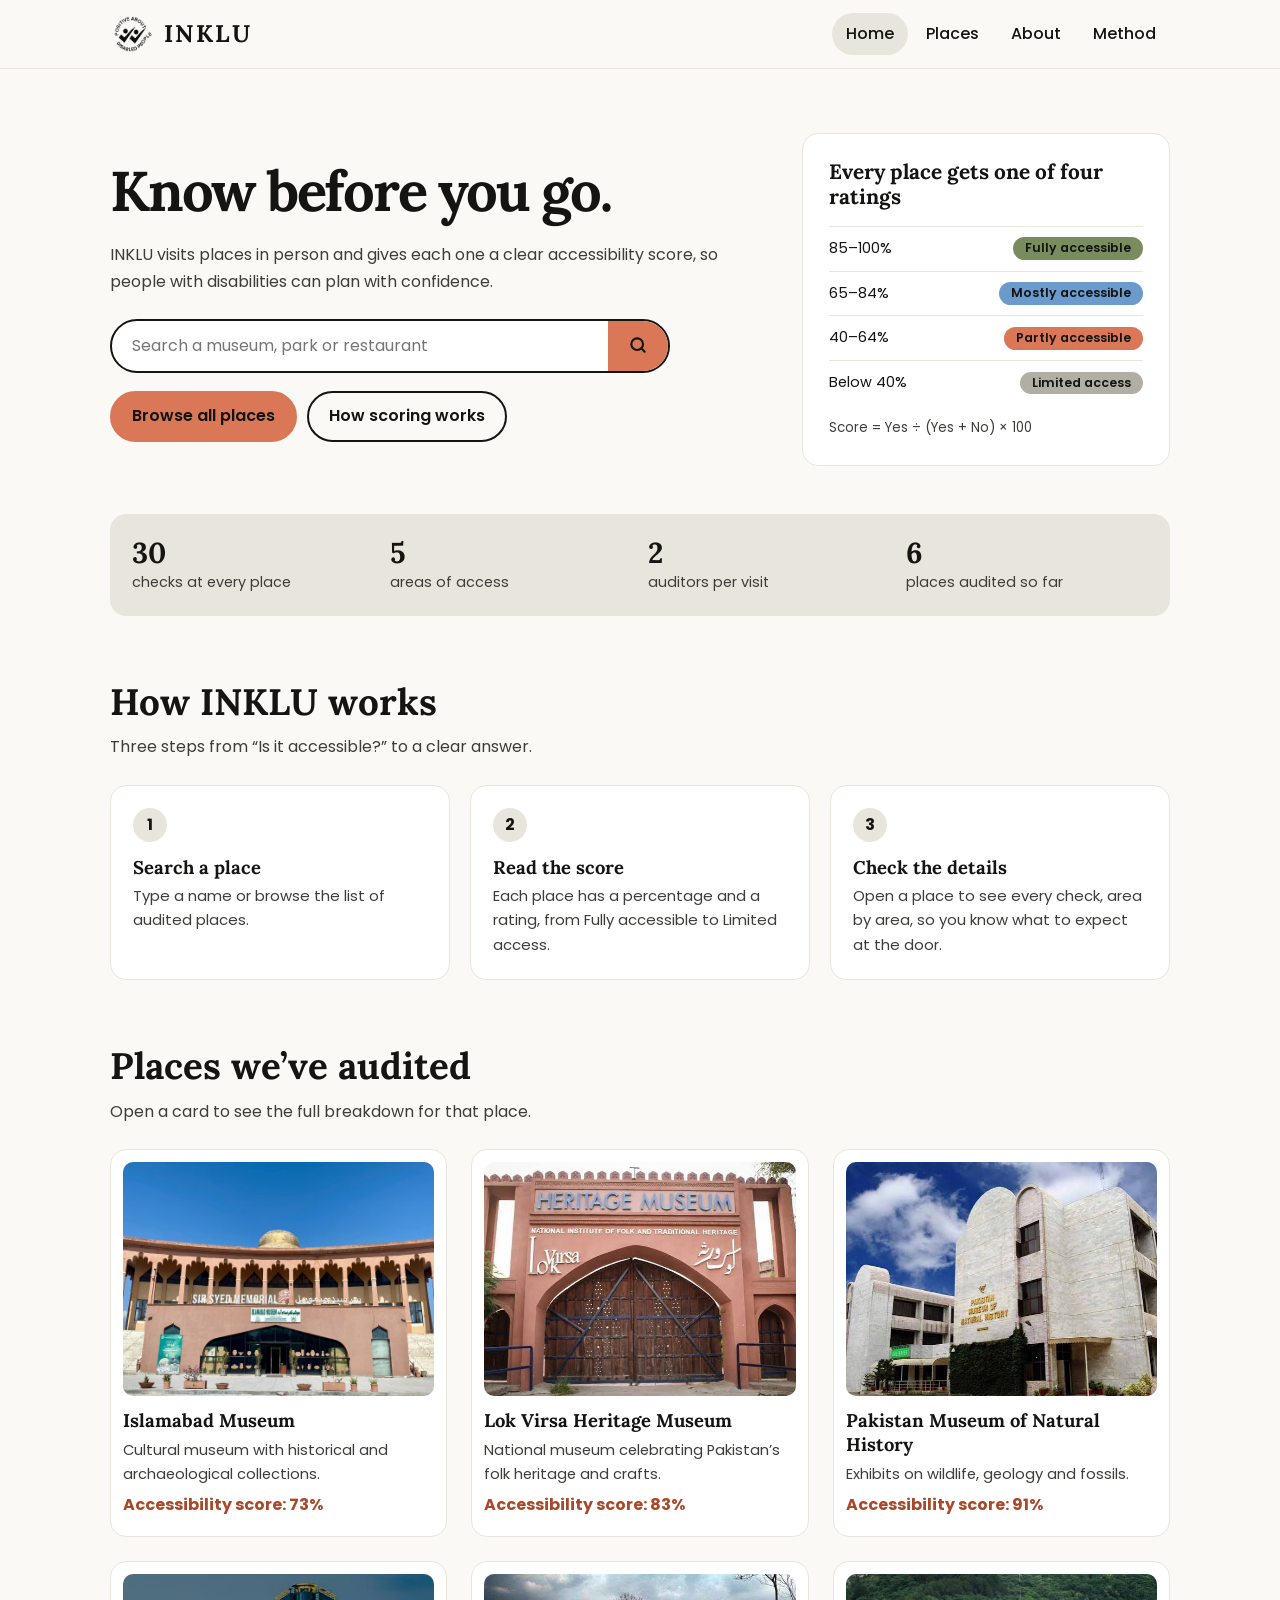
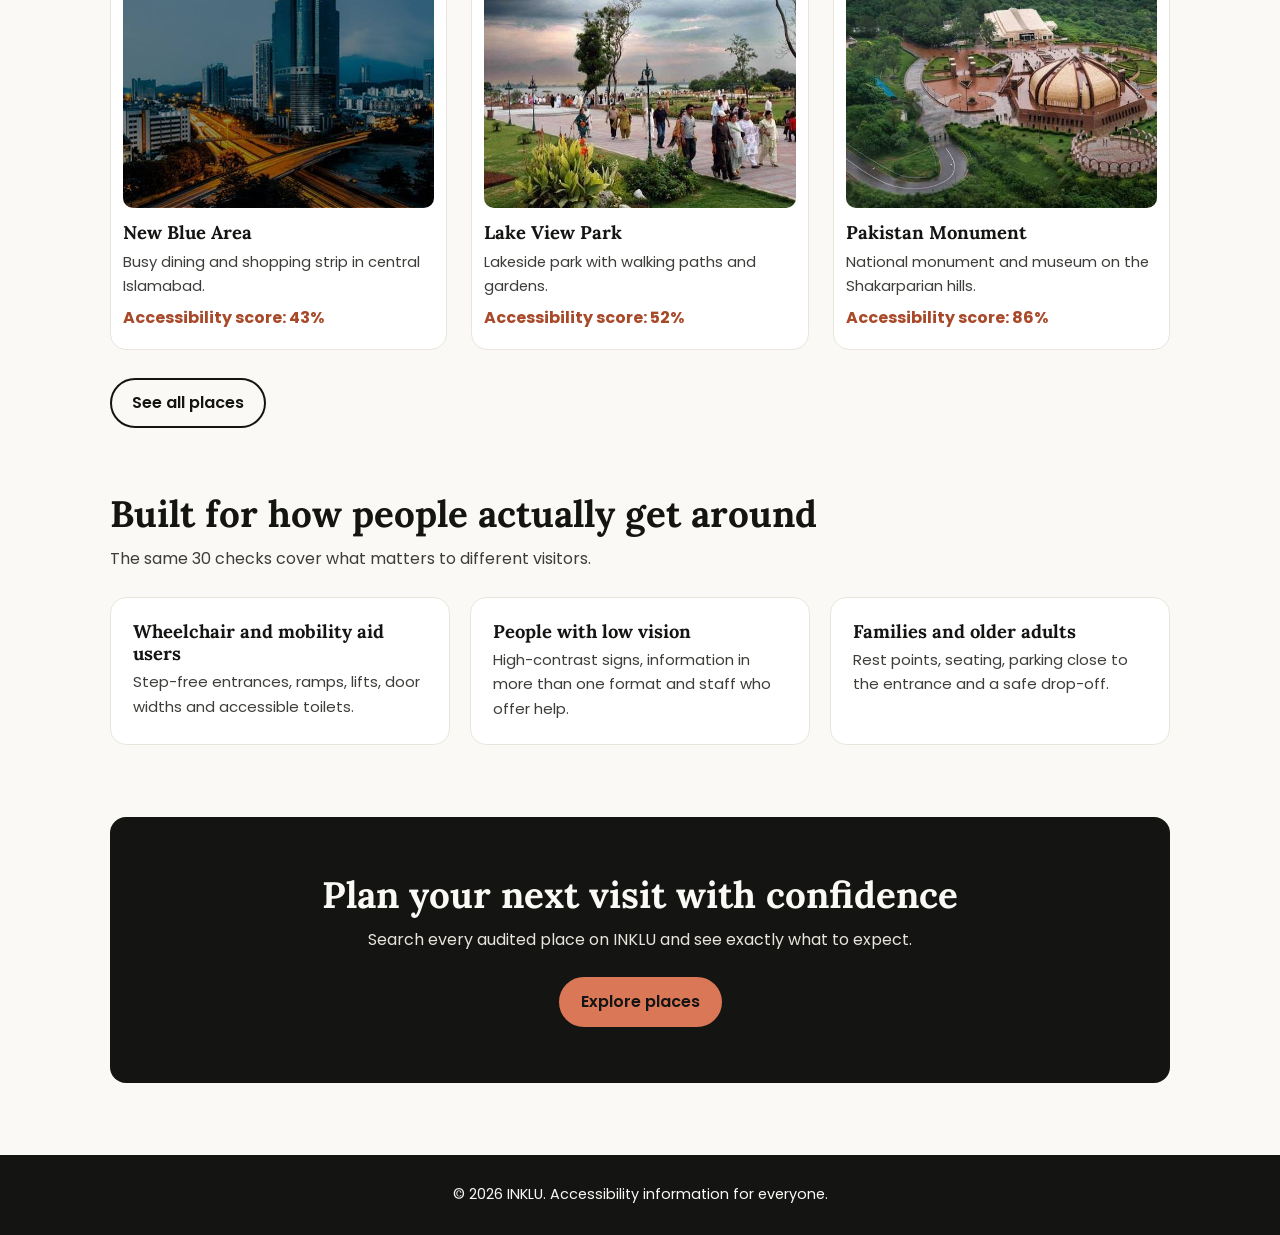
<file: index.html>
<!DOCTYPE html>
<html lang="en">
<head>
<meta charset="utf-8">
<meta name="viewport" content="width=device-width,initial-scale=1">
<title>INKLU – Know before you go</title>
<meta name="description" content="INKLU audits places in person and gives each one a clear accessibility score for people with disabilities.">
<link href="https://fonts.googleapis.com/css2?family=Lora:wght@500;700&family=Poppins:wght@400;500;600&display=swap" rel="stylesheet">
<link rel="stylesheet" href="style.css">
</head>
<body>
<a class="skip" href="#main">Skip to content</a>
<header><div class="wrap">
  <a class="brand" href="index.html"><img class="logo" src="inklu%20logo.png" alt="">INKLU</a>
  <nav aria-label="Main"><a href="index.html" aria-current="page">Home</a><a href="places.html">Places</a><a href="about.html">About</a><a href="product.html">Method</a></nav>
</div></header>

<main id="main" class="wrap">
  <section class="hero2">
    <div>
      <h1>Know before you go.</h1>
      <p>INKLU visits places in person and gives each one a clear accessibility score, so people with disabilities can plan with confidence.</p>
      <form action="places.html" method="get" role="search">
        <label for="q" class="skip">Search places</label>
        <input id="q" name="q" type="search" placeholder="Search a museum, park or restaurant" autocomplete="off">
        <button type="submit" aria-label="Search"><svg width="20" height="20" viewBox="0 0 24 24" fill="none" stroke="currentColor" stroke-width="2.5" stroke-linecap="round" aria-hidden="true"><circle cx="11" cy="11" r="7"/><path d="M20 20l-4-4"/></svg></button>
      </form>
      <div class="btns"><a class="btn" href="places.html">Browse all places</a><a class="btn o" href="product.html">How scoring works</a></div>
    </div>
    <aside class="key" aria-labelledby="key-h">
      <h2 id="key-h">Every place gets one of four ratings</h2>
      <ul>
        <li><span>85–100%</span><span class="chip r0">Fully accessible</span></li>
        <li><span>65–84%</span><span class="chip r1">Mostly accessible</span></li>
        <li><span>40–64%</span><span class="chip r2">Partly accessible</span></li>
        <li><span>Below 40%</span><span class="chip r3">Limited access</span></li>
      </ul>
      <small>Score = Yes ÷ (Yes + No) × 100</small>
    </aside>
  </section>

  <section class="stats" aria-label="INKLU in numbers">
    <div><b>30</b>checks at every place</div>
    <div><b>5</b>areas of access</div>
    <div><b>2</b>auditors per visit</div>
    <div><b id="n-audited">6</b>places audited so far</div>
  </section>

  <section class="sec">
    <h2>How INKLU works</h2>
    <p>Three steps from “Is it accessible?” to a clear answer.</p>
    <div class="cols">
      <div class="box"><span class="n">1</span><h3>Search a place</h3><p>Type a name or browse the list of audited places.</p></div>
      <div class="box"><span class="n">2</span><h3>Read the score</h3><p>Each place has a percentage and a rating, from Fully accessible to Limited access.</p></div>
      <div class="box"><span class="n">3</span><h3>Check the details</h3><p>Open a place to see every check, area by area, so you know what to expect at the door.</p></div>
    </div>
  </section>

  <section class="sec">
    <h2>Places we’ve audited</h2>
    <p>Open a card to see the full breakdown for that place.</p>
    <ul id="grid" class="grid" data-featured="1"></ul>
    <p id="empty" class="empty" role="status" hidden>No places match your search. Try a different name.</p>
    <a class="btn o" href="places.html">See all places</a>
  </section>

  <section class="sec">
    <h2>Built for how people actually get around</h2>
    <p>The same 30 checks cover what matters to different visitors.</p>
    <div class="cols">
      <div class="box"><h3>Wheelchair and mobility aid users</h3><p>Step-free entrances, ramps, lifts, door widths and accessible toilets.</p></div>
      <div class="box"><h3>People with low vision</h3><p>High-contrast signs, information in more than one format and staff who offer help.</p></div>
      <div class="box"><h3>Families and older adults</h3><p>Rest points, seating, parking close to the entrance and a safe drop-off.</p></div>
    </div>
  </section>

  <section class="cta">
    <h2>Plan your next visit with confidence</h2>
    <p>Search every audited place on INKLU and see exactly what to expect.</p>
    <a class="btn" href="places.html">Explore places</a>
  </section>
</main>

<dialog id="modal" aria-labelledby="m-title">
  <div class="modal-in"><button class="close" type="button" aria-label="Close">&times;</button><div id="m-body"></div></div>
</dialog>

<footer><div class="wrap">© 2026 INKLU. Accessibility information for everyone.</div></footer>
<script src="script.js"></script>
</body>
</html>
</file>
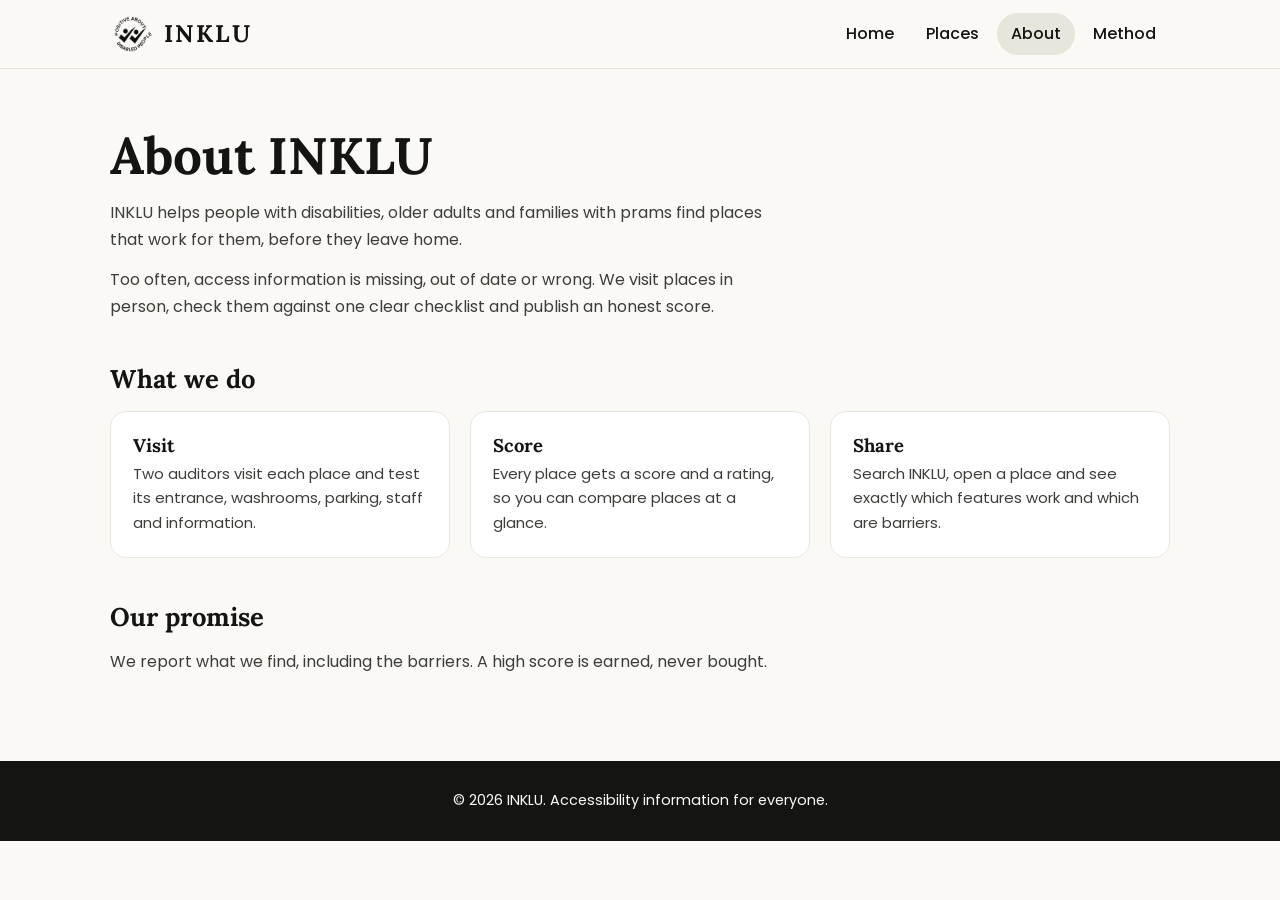
<file: about.html>
<!DOCTYPE html>
<html lang="en">
<head>
<meta charset="utf-8">
<meta name="viewport" content="width=device-width,initial-scale=1">
<title>About – INKLU</title>
<link href="https://fonts.googleapis.com/css2?family=Lora:wght@500;700&family=Poppins:wght@400;500;600&display=swap" rel="stylesheet">
<link rel="stylesheet" href="style.css">
</head>
<body>
<a class="skip" href="#main">Skip to content</a>
<header><div class="wrap">
  <a class="brand" href="index.html"><img class="logo" src="inklu%20logo.png" alt="">INKLU</a>
  <nav aria-label="Main"><a href="index.html">Home</a><a href="places.html">Places</a><a href="about.html" aria-current="page">About</a><a href="product.html">Method</a></nav>
</div></header>

<main id="main" class="page"><div class="wrap">
  <h1>About INKLU</h1>
  <p>INKLU helps people with disabilities, older adults and families with prams find places that work for them, before they leave home.</p>
  <p>Too often, access information is missing, out of date or wrong. We visit places in person, check them against one clear checklist and publish an honest score.</p>

  <h2>What we do</h2>
  <div class="cols">
    <div class="box"><h3>Visit</h3><p>Two auditors visit each place and test its entrance, washrooms, parking, staff and information.</p></div>
    <div class="box"><h3>Score</h3><p>Every place gets a score and a rating, so you can compare places at a glance.</p></div>
    <div class="box"><h3>Share</h3><p>Search INKLU, open a place and see exactly which features work and which are barriers.</p></div>
  </div>

  <h2>Our promise</h2>
  <p>We report what we find, including the barriers. A high score is earned, never bought.</p>
</div></main>

<footer><div class="wrap">© 2026 INKLU. Accessibility information for everyone.</div></footer>
<script src="script.js"></script>
</body>
</html>
</file>
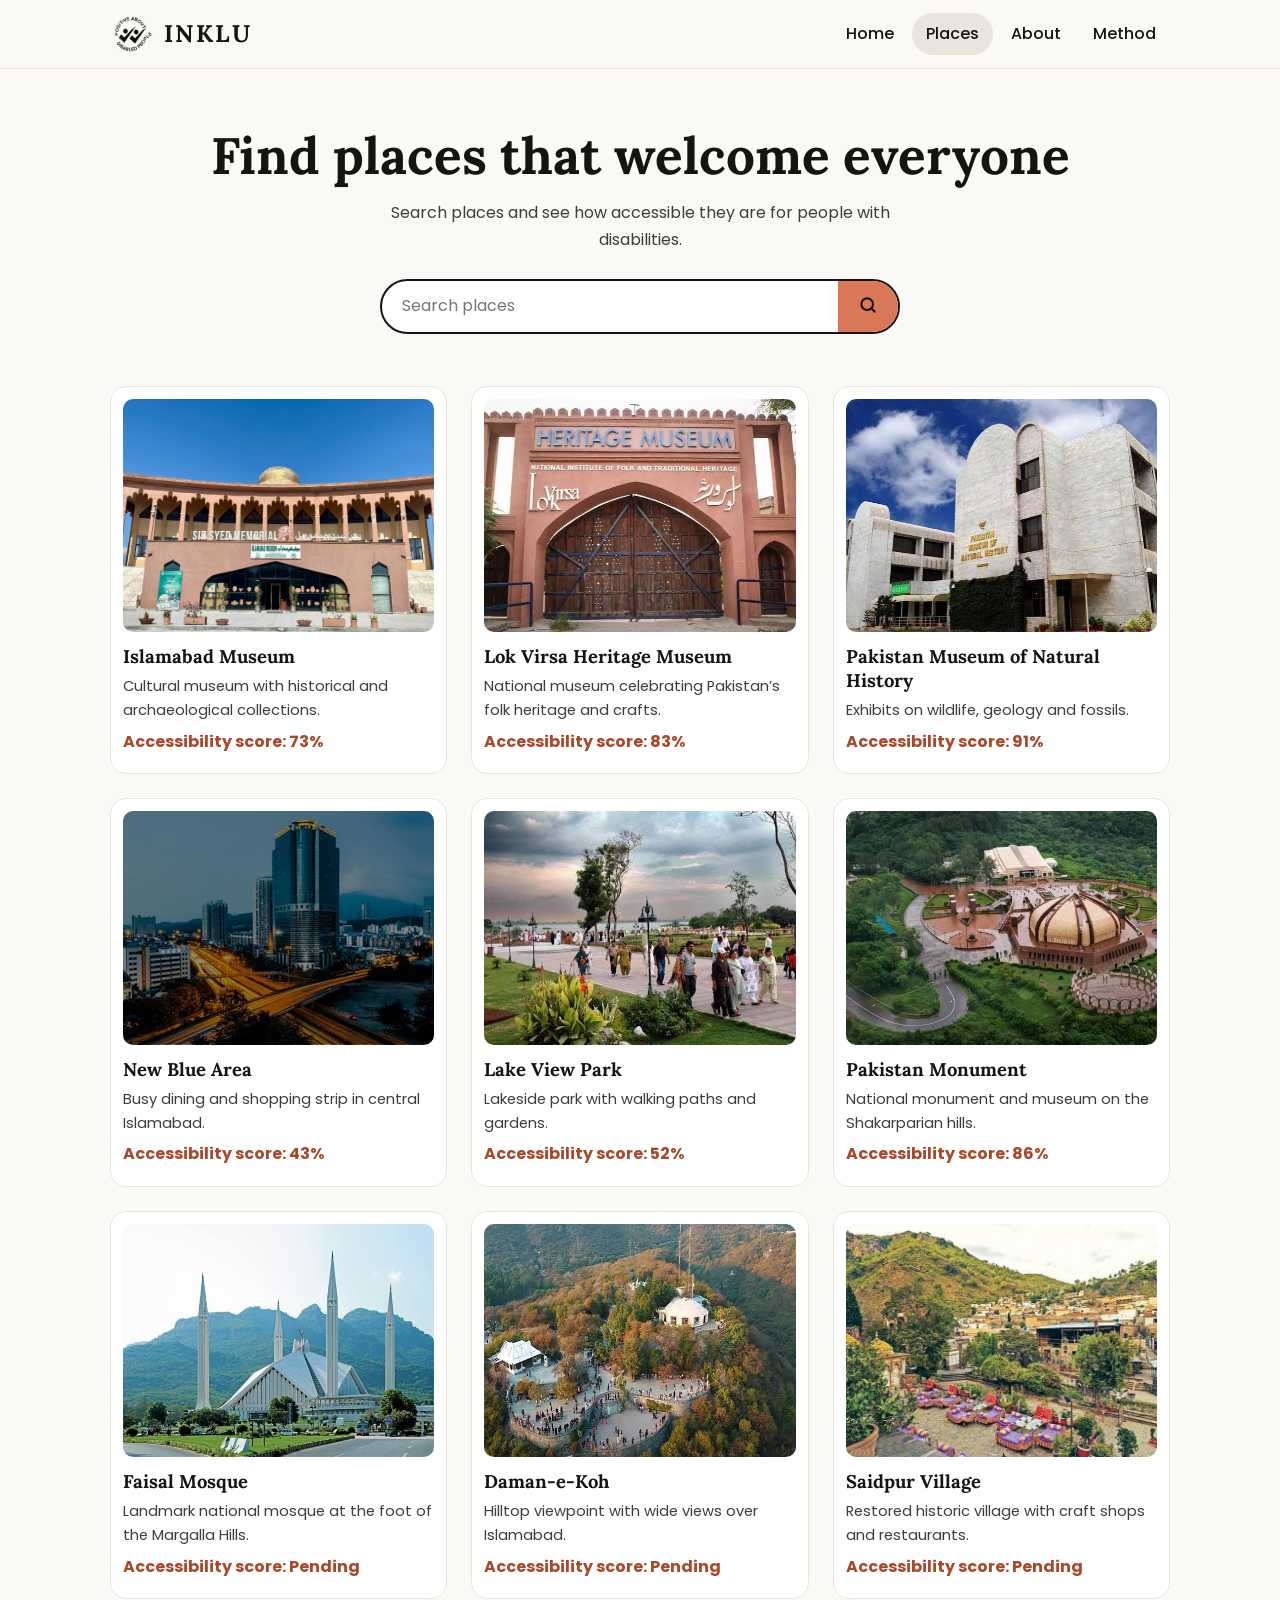
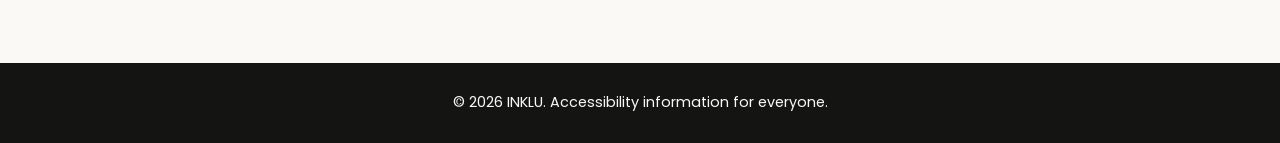
<file: places.html>
<!DOCTYPE html>
<html lang="en">
<head>
<meta charset="utf-8">
<meta name="viewport" content="width=device-width,initial-scale=1">
<title>INKLU – Find accessible places</title>
<link href="https://fonts.googleapis.com/css2?family=Lora:wght@500;700&family=Poppins:wght@400;500;600&display=swap" rel="stylesheet">
<link rel="stylesheet" href="style.css">
</head>
<body>
<a class="skip" href="#main">Skip to content</a>
<header><div class="wrap">
  <a class="brand" href="index.html"><img class="logo" src="inklu%20logo.png" alt="">INKLU</a>
  <nav aria-label="Main"><a href="index.html">Home</a><a href="places.html" aria-current="page">Places</a><a href="about.html">About</a><a href="product.html">Method</a></nav>
</div></header>

<main id="main" class="wrap">
  <section class="hero">
    <h1>Find places that welcome everyone</h1>
    <p>Search places and see how accessible they are for people with disabilities.</p>
  </section>
  <div class="search-sticky">
    <form id="search" role="search">
      <label for="q" class="skip">Search places</label>
      <input id="q" type="search" placeholder="Search places" autocomplete="off">
      <button type="submit" aria-label="Search"><svg width="20" height="20" viewBox="0 0 24 24" fill="none" stroke="currentColor" stroke-width="2.5" stroke-linecap="round" aria-hidden="true"><circle cx="11" cy="11" r="7"/><path d="M20 20l-4-4"/></svg></button>
    </form>
  </div>
  <ul id="grid" class="grid"></ul>
  <p id="empty" class="empty" role="status" hidden>No places match your search. Try a different name.</p>
</main>

<dialog id="modal" aria-labelledby="m-title">
  <div class="modal-in"><button class="close" type="button" aria-label="Close">&times;</button><div id="m-body"></div></div>
</dialog>

<footer><div class="wrap">© 2026 INKLU. Accessibility information for everyone.</div></footer>
<script src="script.js"></script>
</body>
</html>
</file>
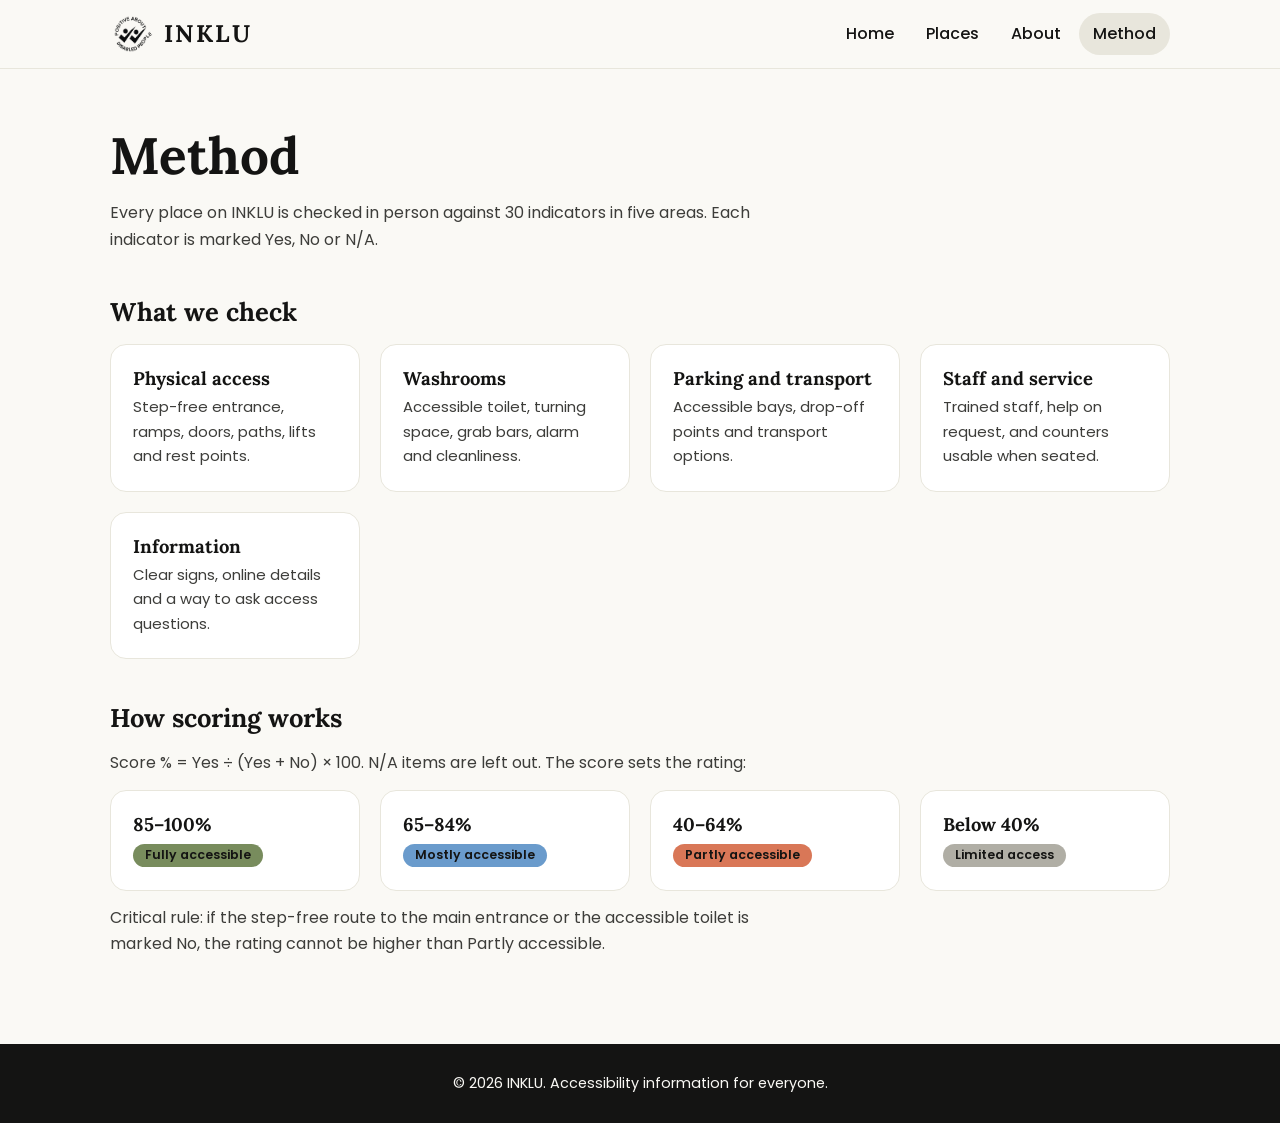
<file: product.html>
<!DOCTYPE html>
<html lang="en">
<head>
<meta charset="utf-8">
<meta name="viewport" content="width=device-width,initial-scale=1">
<title>Method – INKLU</title>
<link href="https://fonts.googleapis.com/css2?family=Lora:wght@500;700&family=Poppins:wght@400;500;600&display=swap" rel="stylesheet">
<link rel="stylesheet" href="style.css">
</head>
<body>
<a class="skip" href="#main">Skip to content</a>
<header><div class="wrap">
  <a class="brand" href="index.html"><img class="logo" src="inklu%20logo.png" alt="">INKLU</a>
  <nav aria-label="Main"><a href="index.html">Home</a><a href="places.html">Places</a><a href="about.html">About</a><a href="product.html" aria-current="page">Method</a></nav>
</div></header>

<main id="main" class="page"><div class="wrap">
  <h1>Method</h1>
  <p>Every place on INKLU is checked in person against 30 indicators in five areas. Each indicator is marked Yes, No or N/A.</p>

  <h2>What we check</h2>
  <div class="cols">
    <div class="box"><h3>Physical access</h3><p>Step-free entrance, ramps, doors, paths, lifts and rest points.</p></div>
    <div class="box"><h3>Washrooms</h3><p>Accessible toilet, turning space, grab bars, alarm and cleanliness.</p></div>
    <div class="box"><h3>Parking and transport</h3><p>Accessible bays, drop-off points and transport options.</p></div>
    <div class="box"><h3>Staff and service</h3><p>Trained staff, help on request, and counters usable when seated.</p></div>
    <div class="box"><h3>Information</h3><p>Clear signs, online details and a way to ask access questions.</p></div>
  </div>

  <h2>How scoring works</h2>
  <p>Score % = Yes ÷ (Yes + No) × 100. N/A items are left out. The score sets the rating:</p>
  <div class="cols">
    <div class="box"><h3>85–100%</h3><span class="chip r0" style="margin:0">Fully accessible</span></div>
    <div class="box"><h3>65–84%</h3><span class="chip r1" style="margin:0">Mostly accessible</span></div>
    <div class="box"><h3>40–64%</h3><span class="chip r2" style="margin:0">Partly accessible</span></div>
    <div class="box"><h3>Below 40%</h3><span class="chip r3" style="margin:0">Limited access</span></div>
  </div>
  <p>Critical rule: if the step-free route to the main entrance or the accessible toilet is marked No, the rating cannot be higher than Partly accessible.</p>
</div></main>

<footer><div class="wrap">© 2026 INKLU. Accessibility information for everyone.</div></footer>
<script src="script.js"></script>
</body>
</html>
</file>
<file: style.css>
/* INKLU – palette follows Claude's marketing colours */
:root {
    --bg: #faf9f5;
    --sand: #e8e6dc;
    --ink: #141413;
    --ink2: #3d3d3a;
    --gray: #b0aea5;
    --clay: #d97757;
    --clay-d: #a8492a;
    --blue: #6a9bcc;
    --green: #788c5d;
    --r: 16px
}

* {
    box-sizing: border-box;
    margin: 0
}

body {
    font: 16px/1.65 Poppins, system-ui, sans-serif;
    background: var(--bg);
    color: var(--ink)
}

h1,
h2,
h3,
.brand {
    font-family: Lora, Georgia, serif;
    line-height: 1.2
}

a {
    color: var(--clay-d)
}

:focus-visible {
    outline: 3px solid var(--blue);
    outline-offset: 3px
}

.skip {
    position: absolute;
    left: -999px
}

.skip:focus {
    left: 8px;
    top: 8px;
    background: #fff;
    padding: 8px 12px;
    z-index: 20
}

.wrap {
    max-width: 1100px;
    margin: auto;
    padding: 0 20px
}

header {
    background: var(--bg);
    border-bottom: 1px solid var(--sand);
    position: sticky;
    top: 0;
    z-index: 5
}

header .wrap {
    display: flex;
    align-items: center;
    justify-content: space-between;
    gap: 8px 16px;
    flex-wrap: wrap;
    min-height: 68px
}

.brand {
    display: flex;
    align-items: center;
    gap: 10px;
    font-size: 1.5rem;
    font-weight: 700;
    letter-spacing: .08em;
    color: var(--ink);
    text-decoration: none
}

.logo {
    width: 44px;
    height: 44px;
    display: block
}

.brand .logo {
    object-fit: contain;
    mix-blend-mode: multiply
}

nav {
    display: flex;
    gap: 4px
}

nav a {
    padding: 8px 14px;
    border-radius: 99px;
    color: var(--ink);
    text-decoration: none;
    font-weight: 500
}

nav a:hover,
nav a[aria-current] {
    background: var(--sand)
}

.hero {
    text-align: center;
    padding: 56px 0 0
}

.hero h1,
.page h1 {
    font-size: clamp(2rem, 5vw, 3.2rem)
}

.hero p {
    max-width: 560px;
    margin: 14px auto 26px;
    color: var(--ink2)
}

.hero2 {
    display: grid;
    grid-template-columns: minmax(0, 1.4fr) minmax(280px, .8fr);
    align-items: center;
    gap: 48px;
    padding: 64px 0 48px
}

.hero2 h1 {
    max-width: 640px;
    font-size: clamp(1.5rem, 5vw, 3.5rem);
    letter-spacing: -.04em;
    white-space: nowrap
}

.hero2 p {
    max-width: 620px;
    margin: 18px 0 24px;
    color: var(--ink2)
}

.hero2 form {
    margin: 0 0 18px;
    max-width: 560px
}

.key {
    padding: 26px;
    background: #fff;
    border: 1px solid var(--sand);
    border-radius: var(--r)
}

.key h2 {
    font-size: 1.3rem;
    margin-bottom: 16px
}

.key ul {
    list-style: none;
    padding: 0
}

.key li {
    display: flex;
    align-items: center;
    justify-content: space-between;
    gap: 12px;
    padding: 10px 0;
    border-top: 1px solid var(--sand);
    font-size: .9rem
}

.key small {
    display: block;
    margin-top: 12px;
    color: var(--ink2)
}

.btns {
    display: flex;
    flex-wrap: wrap;
    gap: 10px
}

.btn {
    display: inline-flex;
    align-items: center;
    justify-content: center;
    min-height: 46px;
    padding: 10px 20px;
    border: 2px solid var(--clay);
    border-radius: 99px;
    background: var(--clay);
    color: var(--ink);
    font-weight: 600;
    text-decoration: none;
    transition: background .2s, color .2s, transform .2s
}

.btn:hover {
    background: var(--ink);
    border-color: var(--ink);
    color: var(--bg);
    transform: translateY(-2px)
}

.btn.o {
    background: transparent;
    border-color: var(--ink);
    color: var(--ink)
}

.btn.o:hover {
    background: var(--ink);
    color: var(--bg)
}

.stats {
    display: grid;
    grid-template-columns: repeat(4, 1fr);
    gap: 16px;
    padding: 22px;
    background: var(--sand);
    border-radius: var(--r)
}

.stats div {
    display: flex;
    flex-direction: column;
    color: var(--ink2);
    font-size: .9rem
}

.stats b {
    color: var(--ink);
    font: 700 1.8rem/1.2 Lora, Georgia, serif
}

.sec {
    margin: 64px 0
}

.sec h2,
.cta h2 {
    font-size: clamp(1.7rem, 3vw, 2.3rem)
}

.sec > p,
.cta p {
    margin: 10px 0 24px;
    color: var(--ink2)
}

.sec .grid {
    margin: 24px 0
}

.sec > .btn {
    margin-top: 4px
}

.box .n {
    display: inline-grid;
    place-items: center;
    width: 34px;
    height: 34px;
    margin-bottom: 14px;
    border-radius: 50%;
    background: var(--sand);
    font-weight: 700
}

.cta {
    margin: 72px 0;
    padding: clamp(28px, 6vw, 56px);
    border-radius: var(--r);
    background: var(--ink);
    color: var(--bg);
    text-align: center
}

.cta p {
    color: #e8e6dc
}

.cta .btn {
    background: var(--clay);
    color: var(--ink)
}

form {
    display: flex;
    max-width: 520px;
    margin: auto;
    border: 2px solid var(--ink);
    border-radius: 99px;
    background: #fff;
    overflow: hidden
}

.search-sticky {
    position: sticky;
    top: 68px;
    z-index: 4;
    padding-bottom: 28px;
    background: var(--bg)
}

form:focus-within {
    border-color: var(--clay-d);
    box-shadow: 0 0 0 3px #d9775766
}

form input {
    flex: 1;
    min-width: 0;
    border: 0;
    padding: 12px 20px;
    font: inherit;
    background: none
}

form input:focus {
    outline: none
}

form button {
    border: 0;
    background: var(--clay);
    color: var(--ink);
    padding: 0 20px;
    cursor: pointer
}

form button:hover {
    background: var(--ink);
    color: var(--bg)
}

.empty {
    text-align: center;
    color: var(--ink2);
    padding: 24px
}

.grid {
    list-style: none;
    padding: 0;
    display: grid;
    grid-template-columns: repeat(3, 1fr);
    gap: 24px;
    margin: 24px 0 64px
}

@media(max-width:900px) {
    .grid {
        grid-template-columns: repeat(2, 1fr)
    }

    .hero2 {
        grid-template-columns: 1fr;
        gap: 28px
    }
}

@media(max-width:580px) {
    .grid {
        grid-template-columns: 1fr
    }

    .hero2 {
        padding: 44px 0 32px
    }

    .stats {
        grid-template-columns: repeat(2, 1fr);
        gap: 20px
    }

    .key {
        padding: 20px
    }

    .key li {
        gap: 6px;
        font-size: .82rem
    }

    .btns .btn {
        flex: 1 1 100%
    }
}

.card {
    width: 100%;
    height: 100%;
    display: flex;
    flex-direction: column;
    gap: 6px;
    text-align: left;
    font: inherit;
    color: inherit;
    background: #fff;
    border: 1px solid var(--sand);
    border-radius: var(--r);
    padding: 12px 12px 18px;
    cursor: pointer;
    transition: transform .25s, box-shadow .25s, border-color .25s
}

.card:hover,
.card:focus-visible {
    transform: translateY(-6px);
    box-shadow: 0 14px 28px #14141322;
    border-color: var(--clay)
}

.thumb {
    display: grid;
    place-items: center;
    aspect-ratio: 4/3;
    background: var(--sand);
    border-radius: 10px;
    overflow: hidden;
    color: var(--ink2);
    margin-bottom: 6px
}

.thumb:empty::before {
    content: "Photo"
}

.thumb img {
    width: 100%;
    height: 100%;
    object-fit: cover;
    transition: transform .4s
}

.card:hover img {
    transform: scale(1.06)
}

.card-name {
    font: 700 1.15rem Lora, Georgia, serif
}

.card-desc {
    flex: 1;
    color: var(--ink2);
    font-size: .92rem
}

.card-score {
    font-weight: 700;
    color: var(--clay-d)
}

dialog[open] {
    display: flex;
    flex-direction: column;
    margin: auto;
    border: 0;
    border-radius: 20px;
    padding: 0;
    width: min(790px, calc(94vw - 70px));
    height: min(90vh, 800px);
    max-height: 90vh;
    background: var(--bg);
    color: var(--ink);
    overflow: hidden
}

dialog::backdrop {
    background: #141413b8
}

.modal-in {
    position: relative;
    display: flex;
    flex: 1;
    flex-direction: column;
    min-height: 0;
    overflow: hidden;
    padding: 24px
}

#m-body {
    display: flex;
    flex: 1;
    flex-direction: column;
    min-height: 0;
    overflow: hidden
}

.close {
    position: absolute;
    top: 12px;
    right: 12px;
    width: 40px;
    height: 40px;
    border-radius: 50%;
    border: 0;
    background: var(--sand);
    font-size: 1.5rem;
    line-height: 1;
    cursor: pointer;
    z-index: 1
}

.close:hover {
    background: var(--clay)
}

.m-top {
    display: grid;
    grid-template-columns: 1fr 1.2fr;
    gap: 24px;
    flex: none;
    margin: 8px 0 12px
}

@media(max-width:640px) {
    .m-top {
        grid-template-columns: 1fr
    }

    .m-top .thumb {
        height: 180px;
        aspect-ratio: auto
    }
}

.m-top h2 {
    font-size: 1.7rem;
    padding-right: 44px;
    margin-bottom: 8px
}

.m-score {
    font-weight: 700;
    margin-top: 14px
}

.m-details {
    flex: 1;
    min-height: 0;
    overflow-y: auto;
    overscroll-behavior: contain
}

details {
    border: 1px solid var(--sand);
    border-radius: 12px;
    background: #fff;
    margin-top: 10px
}

summary {
    display: flex;
    gap: 12px;
    padding: 14px 16px;
    font-weight: 600;
    cursor: pointer;
    list-style: none
}

summary::-webkit-details-marker {
    display: none
}

summary span:first-child {
    flex: 1
}

summary::after {
    content: "\25B6";
    font-size: .8rem;
    transition: transform .2s
}

details[open] summary::after {
    transform: rotate(90deg)
}

details ul {
    list-style: none;
    padding: 0 16px 8px
}

details li {
    display: flex;
    justify-content: space-between;
    gap: 12px;
    padding: 9px 0;
    border-top: 1px solid var(--sand);
    font-size: .9rem
}

.chip {
    display: inline-block;
    margin-left: 6px;
    padding: 1px 12px;
    border-radius: 99px;
    background: var(--sand);
    color: var(--ink);
    font-size: .78rem;
    font-weight: 600;
    white-space: nowrap;
    height: fit-content
}

.Y,
.r0 {
    background: var(--green)
}

.N,
.r2 {
    background: var(--clay)
}

.r1 {
    background: var(--blue)
}

.r3 {
    background: var(--gray)
}

.page {
    padding: 56px 0 72px
}

.page>.wrap>p {
    max-width: 680px;
    margin: 14px 0;
    color: var(--ink2)
}

.page h2 {
    font-size: 1.6rem;
    margin: 44px 0 16px
}

.cols {
    display: grid;
    grid-template-columns: repeat(auto-fit, minmax(240px, 1fr));
    gap: 20px
}

.box {
    background: #fff;
    border: 1px solid var(--sand);
    border-radius: var(--r);
    padding: 22px;
    transition: transform .25s, box-shadow .25s
}

.box:hover {
    transform: translateY(-4px);
    box-shadow: 0 12px 24px #14141320
}

.box h3 {
    font-size: 1.15rem;
    margin-bottom: 6px
}

.box p {
    color: var(--ink2);
    font-size: .93rem
}

footer {
    background: var(--ink);
    color: var(--bg);
    padding: 28px 0;
    text-align: center;
    font-size: .9rem
}

@media(prefers-reduced-motion:reduce) {
    * {
        transition: none !important
    }
}
</file>
